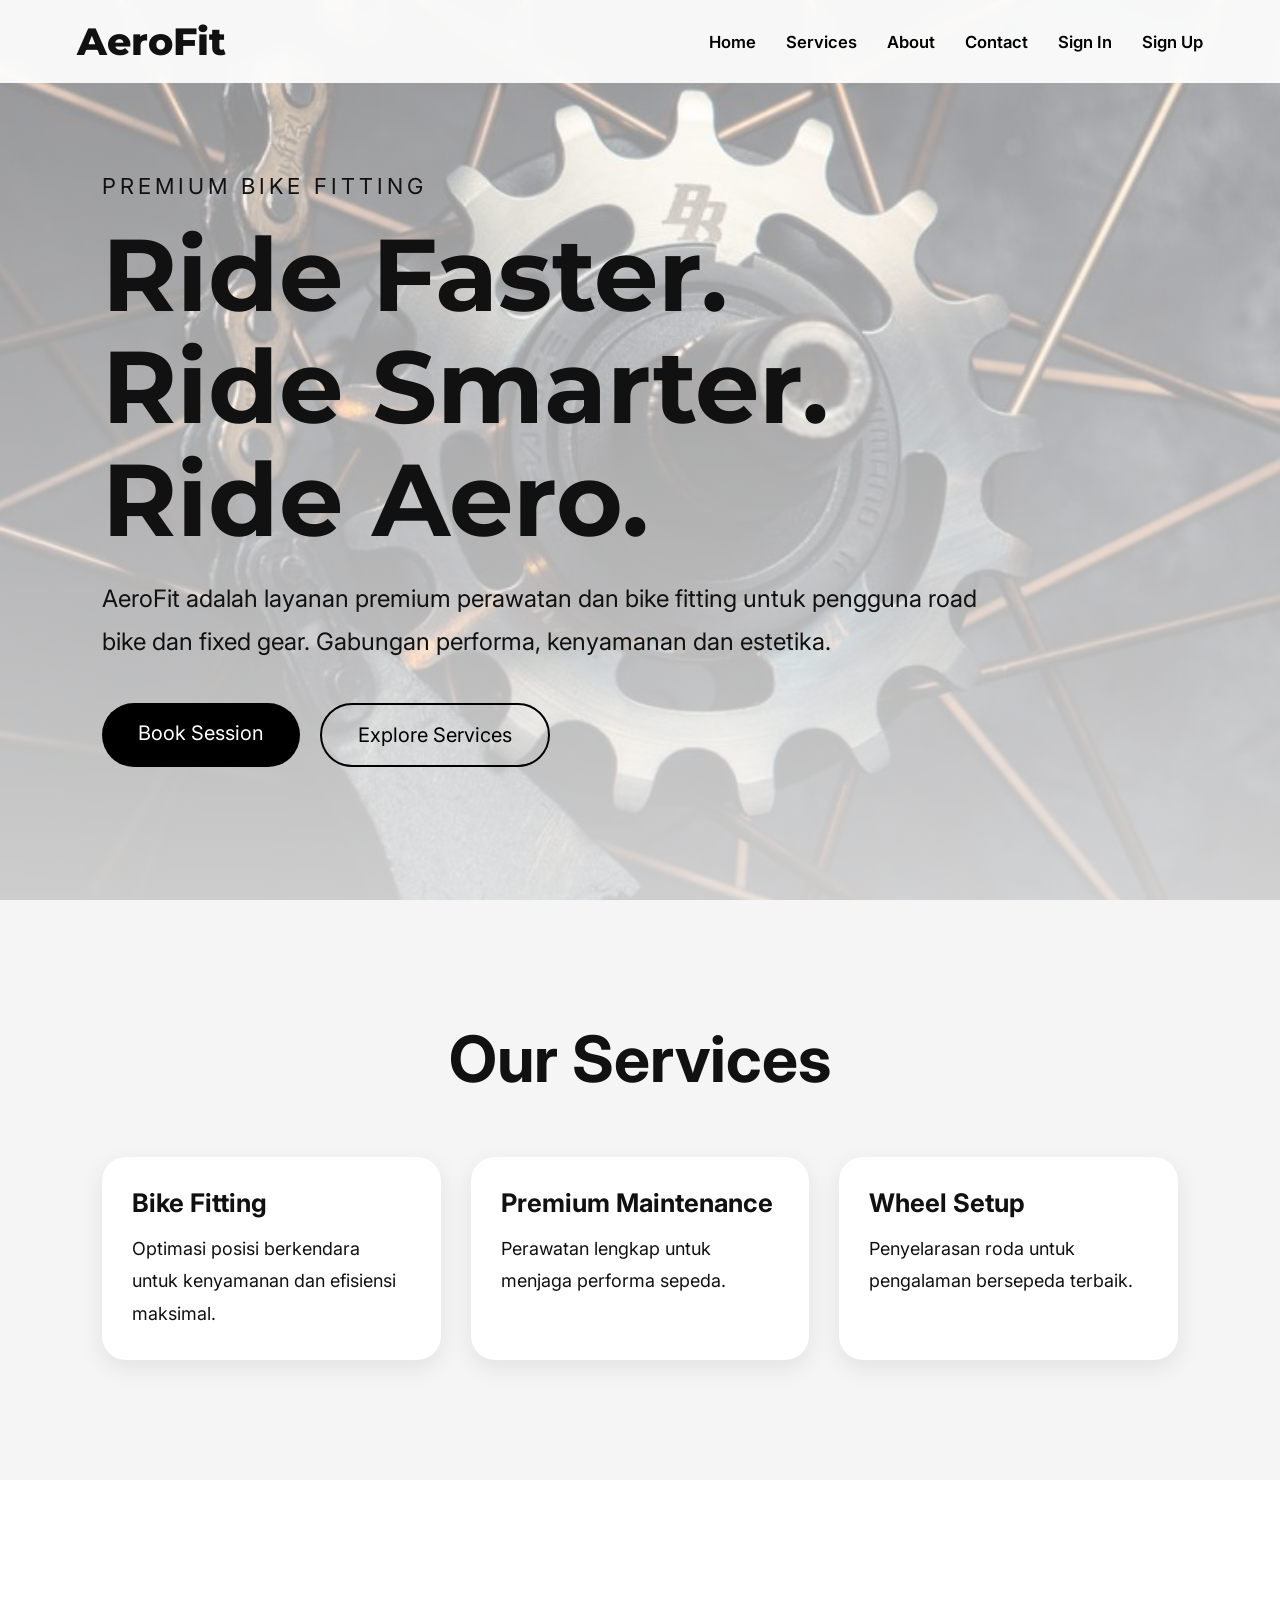
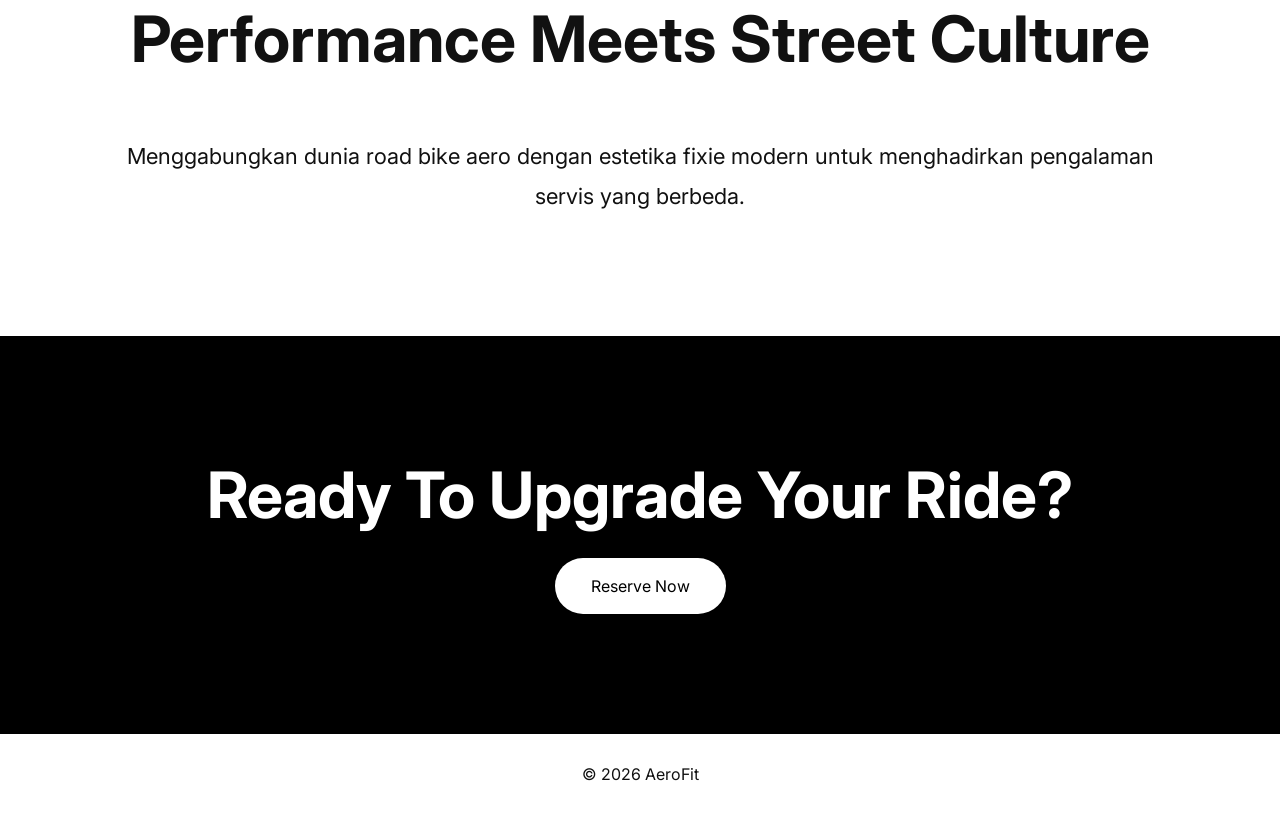
<file: index.html>
<!DOCTYPE html>
<html lang="id">

<head>

<meta charset="UTF-8">

<meta name="viewport"
content="width=device-width, initial-scale=1.0">

<title>
AeroFit | Premium Bike Care
</title>

<link
rel="stylesheet"
href="css/style.css">

<link rel="preconnect"
href="https://fonts.googleapis.com">

<link rel="preconnect"
href="https://fonts.gstatic.com"
crossorigin>

<link
href="https://fonts.googleapis.com/css2?family=Inter:wght@300;400;700&family=Montserrat:wght@700;800&display=swap"
rel="stylesheet">

</head>

<body>



<!-- NAVBAR -->

<nav class="navbar">

<div class="logo">

AeroFit

</div>

<ul class="nav-links">

<li>

<a href="index.html">
Home
</a>

</li>

<li>

<a href="services.html">
Services
</a>

</li>

<li>

<a href="about.html">
About
</a>

</li>

<li>

<a href="contact.html">
Contact
</a>

</li>

<li>

<a href="signin.html">
Sign In
</a>

</li>

<li>

<a href="signup.html">
Sign Up
</a>

</li>

</ul>

</nav>



<!-- HERO -->

<section class="hero">

<div class="hero-content">

<p class="subtitle">

PREMIUM BIKE FITTING

</p>

<h1>

Ride Faster.<br>

Ride Smarter.<br>

Ride Aero.

</h1>

<p class="desc">

AeroFit adalah layanan premium
perawatan dan bike fitting
untuk pengguna road bike
dan fixed gear.

Gabungan performa,
kenyamanan dan estetika.

</p>



<div class="buttons">

<a
href="booking.html"
class="btn-dark">

Book Session

</a>



<a
href="services.html"
class="btn-light">

Explore Services

</a>

</div>

</div>

</section>



<!-- SERVICES -->

<section class="services">

<h2>

Our Services

</h2>

<div class="cards">

<div class="card">

<h3>

Bike Fitting

</h3>

<p>

Optimasi posisi
berkendara untuk
kenyamanan dan
efisiensi maksimal.

</p>

</div>



<div class="card">

<h3>

Premium Maintenance

</h3>

<p>

Perawatan lengkap
untuk menjaga
performa sepeda.

</p>

</div>



<div class="card">

<h3>

Wheel Setup

</h3>

<p>

Penyelarasan roda
untuk pengalaman
bersepeda terbaik.

</p>

</div>

</div>

</section>



<!-- ABOUT -->

<section class="about">

<h2>

Performance Meets Street Culture

</h2>

<p>

Menggabungkan dunia
road bike aero dengan
estetika fixie modern
untuk menghadirkan
pengalaman servis
yang berbeda.

</p>

</section>



<!-- CTA -->

<section class="cta">

<h2>

Ready To Upgrade Your Ride?

</h2>

<a
href="booking.html">

Reserve Now

</a>

</section>



<!-- FOOTER -->

<footer>

© 2026 AeroFit

</footer>



<script src="js/script.js"></script>

</body>

</html>
</file>
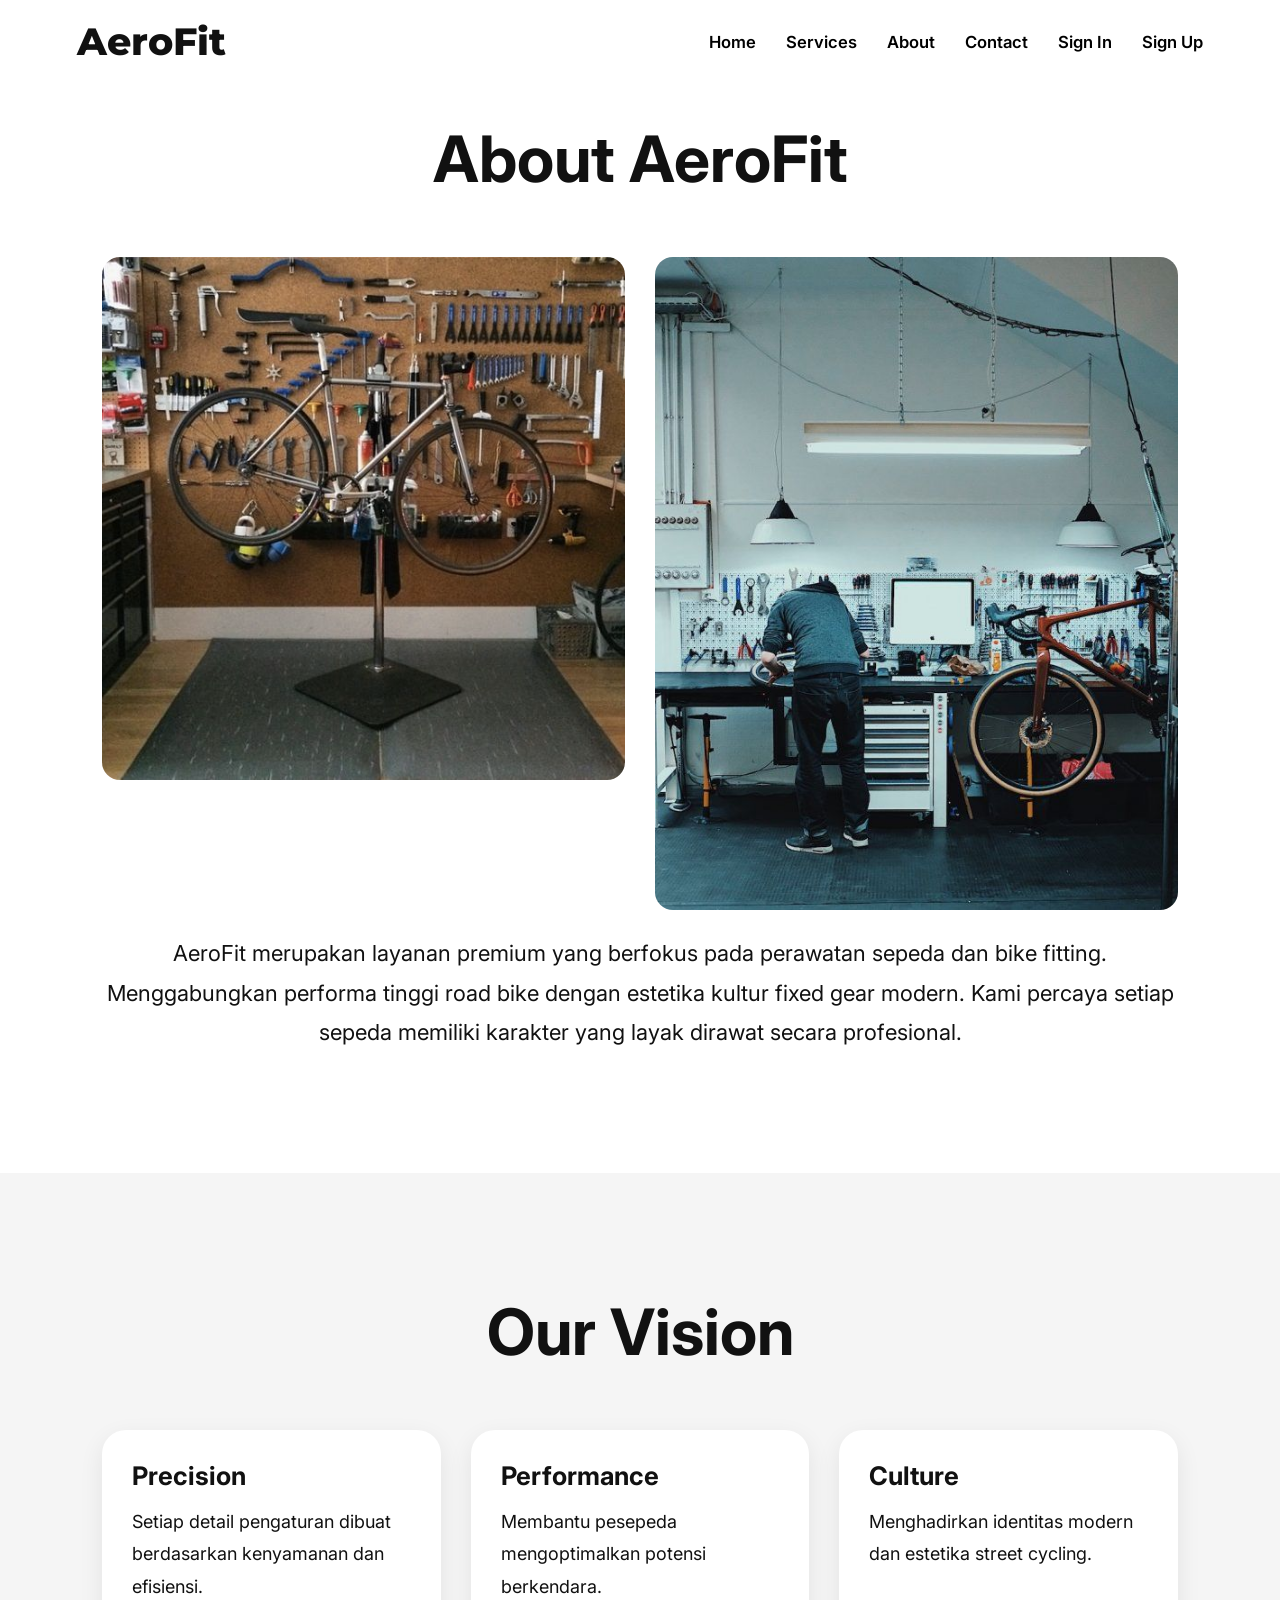
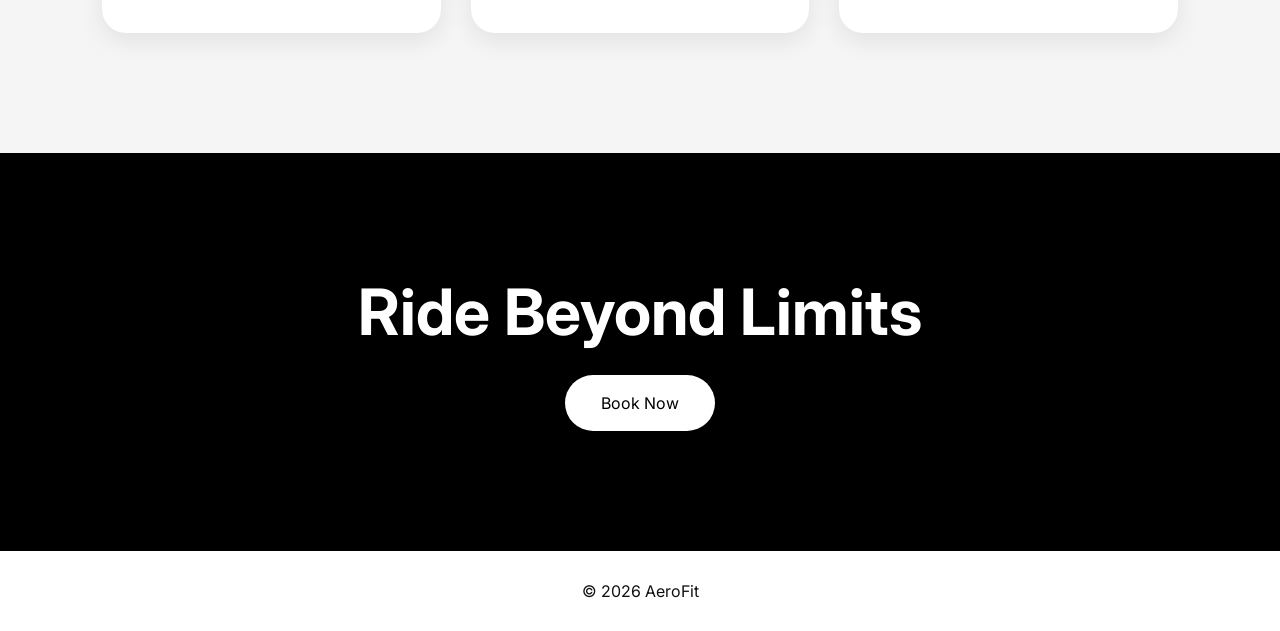
<file: about.html>
<!DOCTYPE html>

<html lang="id">

<head>

<meta charset="UTF-8">

<meta
name="viewport"
content="width=device-width, initial-scale=1.0">

<title>

About | AeroFit

</title>

<link
rel="stylesheet"
href="css/style.css">

<link
href="https://fonts.googleapis.com/css2?family=Inter:wght@300;400;700&family=Montserrat:wght@700;800&display=swap"
rel="stylesheet">

</head>



<body>



<!-- NAVBAR -->

<nav class="navbar">

<div class="logo">

AeroFit

</div>

<ul class="nav-links">

<li>
<a href="index.html">
Home
</a>
</li>

<li>
<a href="services.html">
Services
</a>
</li>

<li>
<a href="about.html">
About
</a>
</li>

<li>
<a href="contact.html">
Contact
</a>
</li>

<li>
<a href="signin.html">
Sign In
</a>
</li>

<li>
<a href="signup.html">
Sign Up
</a>
</li>

</ul>

</nav>



<section class="about">

<h2>

About AeroFit

</h2>



<div class="cards">



<div class="card">

<img
src="assets/workshop-bike.jpg"
alt="Workshop AeroFit">

</div>



<div class="card">

<img
src="assets/workshop-bike2.jpg"
alt="Workshop AeroFit">

</div>



</div>



<p>

AeroFit merupakan layanan
premium yang berfokus pada
perawatan sepeda dan bike fitting.

Menggabungkan performa tinggi
road bike dengan estetika
kultur fixed gear modern.

Kami percaya setiap sepeda
memiliki karakter yang layak
dirawat secara profesional.

</p>

</section>



<section class="services">

<h2>

Our Vision

</h2>

<div class="cards">

<div class="card">

<h3>

Precision

</h3>

<p>

Setiap detail pengaturan
dibuat berdasarkan
kenyamanan dan efisiensi.

</p>

</div>



<div class="card">

<h3>

Performance

</h3>

<p>

Membantu pesepeda
mengoptimalkan
potensi berkendara.

</p>

</div>



<div class="card">

<h3>

Culture

</h3>

<p>

Menghadirkan identitas
modern dan estetika
street cycling.

</p>

</div>

</div>

</section>



<section class="cta">

<h2>

Ride Beyond Limits

</h2>

<a
href="booking.html">

Book Now

</a>

</section>



<footer>

© 2026 AeroFit

</footer>



<script src="js/script.js"></script>

</body>

</html>
</file>
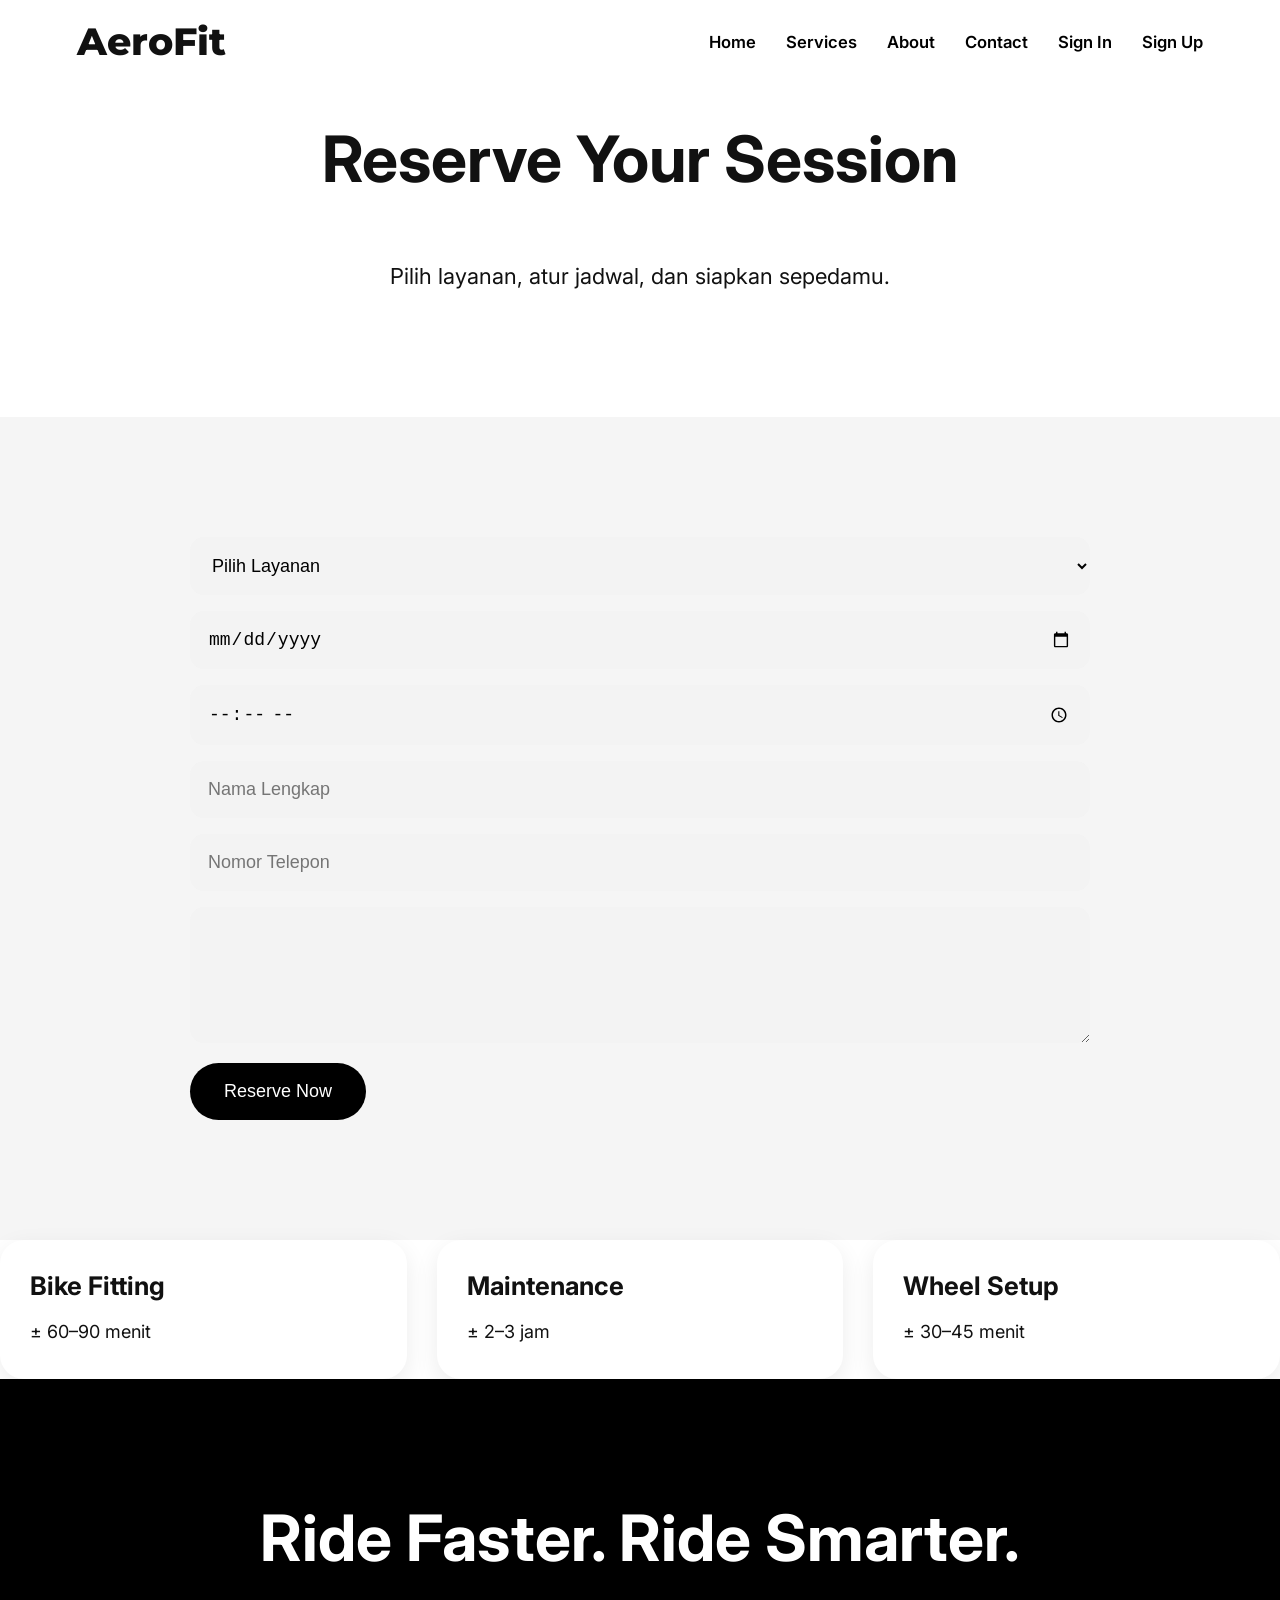
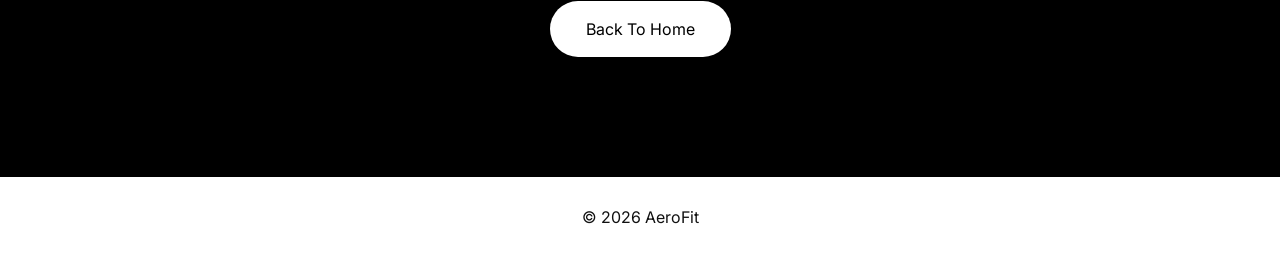
<file: booking.html>
<!DOCTYPE html>

<html lang="id">

<head>

<meta charset="UTF-8">

<meta
name="viewport"
content="width=device-width, initial-scale=1.0">

<title>

Booking | AeroFit

</title>

<link
rel="stylesheet"
href="css/style.css">

<link
href="https://fonts.googleapis.com/css2?family=Inter:wght@300;400;700&family=Montserrat:wght@700;800&display=swap"
rel="stylesheet">

</head>



<body>



<nav class="navbar">

<div class="logo">

AeroFit

</div>

<ul class="nav-links">

<li>
<a href="index.html">
Home
</a>
</li>

<li>
<a href="services.html">
Services
</a>
</li>

<li>
<a href="about.html">
About
</a>
</li>

<li>
<a href="contact.html">
Contact
</a>
</li>

<li>
<a href="signin.html">
Sign In
</a>
</li>

<li>
<a href="signup.html">
Sign Up
</a>
</li>

</ul>

</nav>



<section class="about">

<h2>

Reserve Your Session

</h2>

<p>

Pilih layanan,
atur jadwal,
dan siapkan sepedamu.

</p>

</section>



<section class="services">

<div
style="
max-width:1000px;
margin:auto;
">

<form>

<select required>

<option value="">

Pilih Layanan

</option>

<option>

Bike Fitting

</option>

<option>

Premium Maintenance

</option>

<option>

Wheel Optimization

</option>

<option>

Performance Setup

</option>

</select>



<input
type="date"
required>



<input
type="time"
required>



<input
type="text"
placeholder="Nama Lengkap"
required>



<input
type="tel"
placeholder="Nomor Telepon"
required>



<textarea

placeholder="Catatan Tambahan"

rows="5">

</textarea>

<br>

<button
type="submit">

Reserve Now

</button>

</form>

</div>

</section>



<section class="cards">

<div class="card">

<h3>

Bike Fitting

</h3>

<p>

± 60–90 menit

</p>

</div>



<div class="card">

<h3>

Maintenance

</h3>

<p>

± 2–3 jam

</p>

</div>



<div class="card">

<h3>

Wheel Setup

</h3>

<p>

± 30–45 menit

</p>

</div>

</section>



<section class="cta">

<h2>

Ride Faster.
Ride Smarter.

</h2>

<a
href="index.html">

Back To Home

</a>

</section>



<footer>

© 2026 AeroFit

</footer>



<script src="js/script.js"></script>

</body>

</html>
</file>
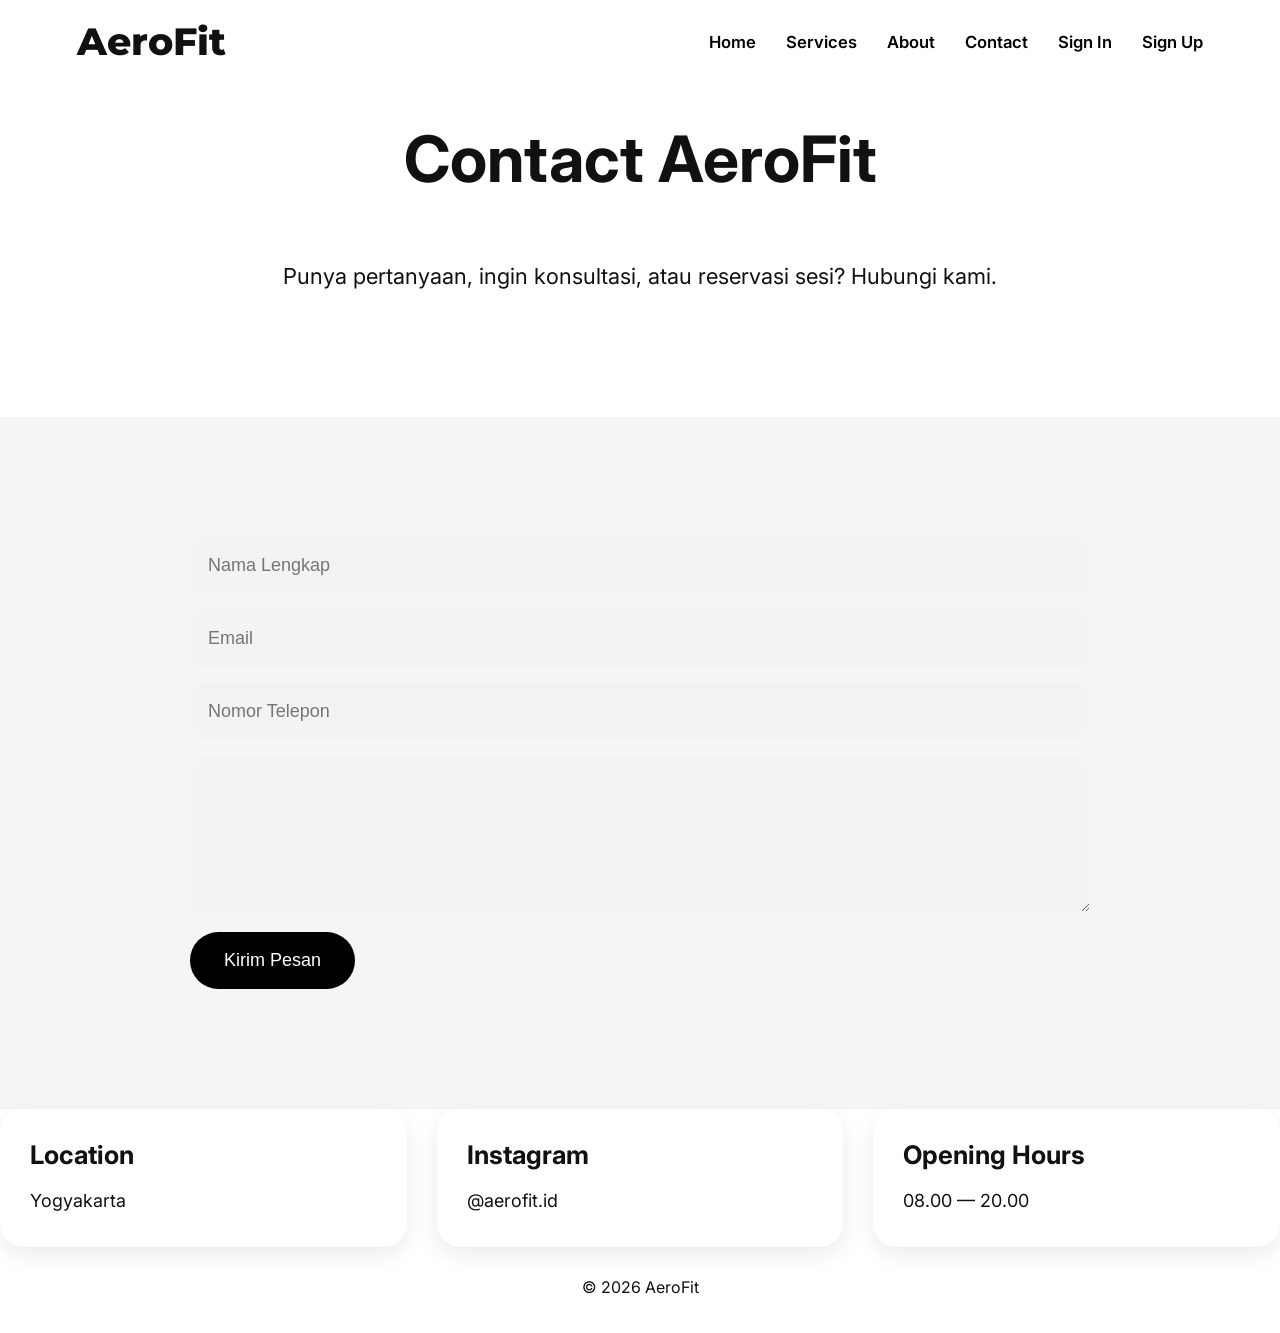
<file: contact.html>
<!DOCTYPE html>

<html lang="id">

<head>

<meta charset="UTF-8">

<meta
name="viewport"
content="width=device-width, initial-scale=1.0">

<title>

Contact | AeroFit

</title>

<link
rel="stylesheet"
href="css/style.css">

<link
href="https://fonts.googleapis.com/css2?family=Inter:wght@300;400;700&family=Montserrat:wght@700;800&display=swap"
rel="stylesheet">

</head>



<body>



<!-- NAVBAR -->

<nav class="navbar">

<div class="logo">

AeroFit

</div>

<ul class="nav-links">

<li>
<a href="index.html">
Home
</a>
</li>

<li>
<a href="services.html">
Services
</a>
</li>

<li>
<a href="about.html">
About
</a>
</li>

<li>
<a href="contact.html">
Contact
</a>
</li>

<li>
<a href="signin.html">
Sign In
</a>
</li>

<li>
<a href="signup.html">
Sign Up
</a>
</li>

</ul>

</nav>



<section class="about">

<h2>

Contact AeroFit

</h2>

<p>

Punya pertanyaan,
ingin konsultasi,
atau reservasi sesi?

Hubungi kami.

</p>

</section>



<section
class="services">

<div
style="
max-width:1000px;
margin:auto;
">

<form>

<input
type="text"
placeholder="Nama Lengkap"
required>

<input
type="email"
placeholder="Email"
required>

<input
type="tel"
placeholder="Nomor Telepon"
required>

<textarea

placeholder="Tulis pesan..."

rows="6"

required>

</textarea>

<br>

<button
type="submit">

Kirim Pesan

</button>

</form>

</div>

</section>



<section class="cards">

<div class="card">

<h3>

Location

</h3>

<p>

Yogyakarta

</p>

</div>



<div class="card">

<h3>

Instagram

</h3>

<p>

@aerofit.id

</p>

</div>



<div class="card">

<h3>

Opening Hours

</h3>

<p>

08.00 — 20.00

</p>

</div>

</section>



<footer>

© 2026 AeroFit

</footer>



<script src="js/script.js"></script>

</body>

</html>
</file>
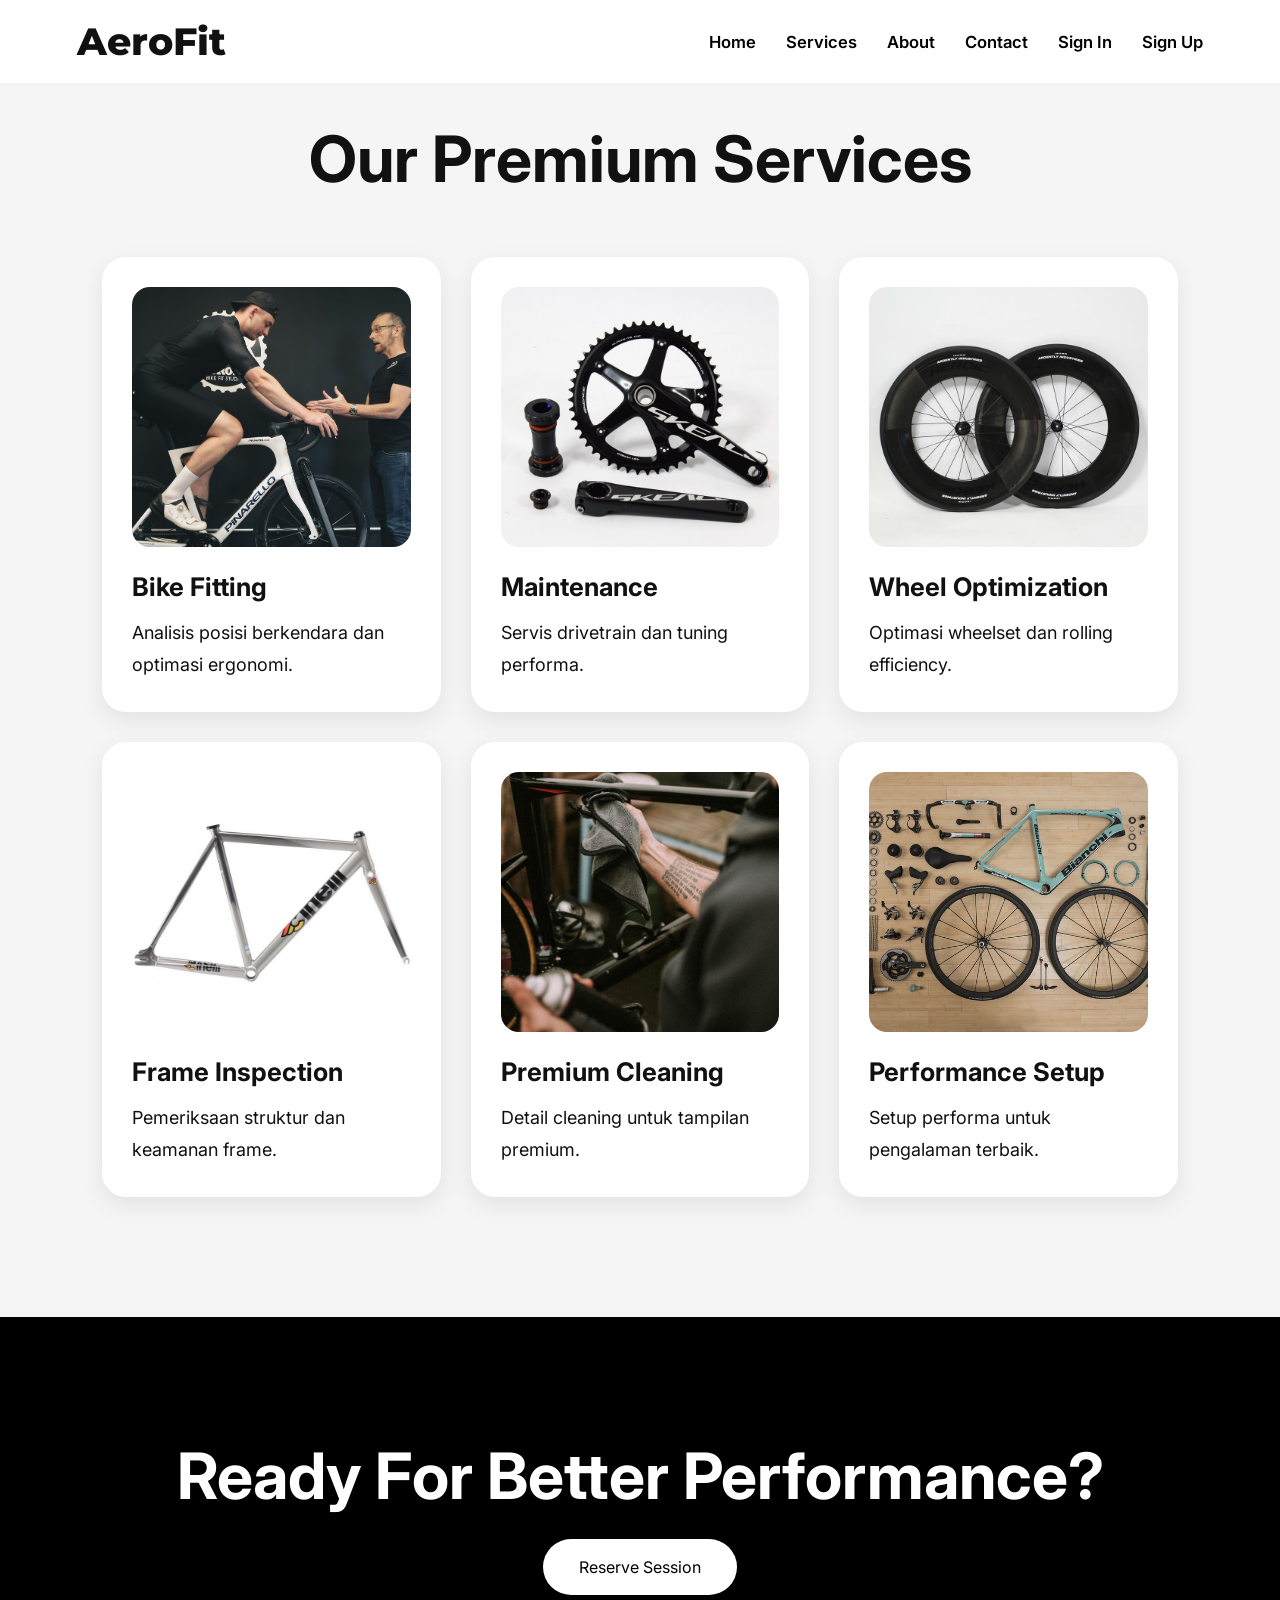
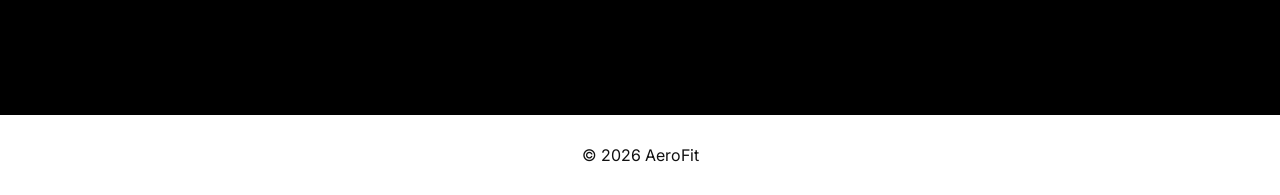
<file: services.html>
<!DOCTYPE html>

<html lang="id">

<head>

<meta charset="UTF-8">

<meta
name="viewport"
content="width=device-width, initial-scale=1.0">

<title>

Services | AeroFit

</title>

<link
rel="stylesheet"
href="css/style.css">

<link
href="https://fonts.googleapis.com/css2?family=Inter:wght@300;400;700&family=Montserrat:wght@700;800&display=swap"
rel="stylesheet">

</head>



<body>



<!-- NAVBAR -->

<nav class="navbar">

<div class="logo">

AeroFit

</div>

<ul class="nav-links">

<li>

<a href="index.html">

Home

</a>

</li>

<li>

<a href="services.html">

Services

</a>

</li>

<li>

<a href="about.html">

About

</a>

</li>

<li>

<a href="contact.html">

Contact

</a>

</li>

<li>

<a href="signin.html">

Sign In

</a>

</li>

<li>

<a href="signup.html">

Sign Up

</a>

</li>

</ul>

</nav>



<section class="services">

<h2>

Our Premium Services

</h2>



<div class="cards">



<div class="card">

<img
src="assets/bike-fitting.jpg">

<h3>

Bike Fitting

</h3>

<p>

Analisis posisi berkendara
dan optimasi ergonomi.

</p>

</div>



<div class="card">

<img
src="assets/drivetrain-bike.jpg">

<h3>

Maintenance

</h3>

<p>

Servis drivetrain
dan tuning performa.

</p>

</div>



<div class="card">

<img
src="assets/whellset-bike.jpg">

<h3>

Wheel Optimization

</h3>

<p>

Optimasi wheelset
dan rolling efficiency.

</p>

</div>



<div class="card">

<img
src="assets/farme-bike.jpg">

<h3>

Frame Inspection

</h3>

<p>

Pemeriksaan struktur
dan keamanan frame.

</p>

</div>



<div class="card">

<img
src="assets/cleaning-bike.jpg">

<h3>

Premium Cleaning

</h3>

<p>

Detail cleaning
untuk tampilan premium.

</p>

</div>



<div class="card">

<img
src="assets/performance-setup.jpg">

<h3>

Performance Setup

</h3>

<p>

Setup performa
untuk pengalaman terbaik.

</p>

</div>



</div>

</section>



<section class="cta">

<h2>

Ready For Better Performance?

</h2>

<a
href="booking.html">

Reserve Session

</a>

</section>



<footer>

© 2026 AeroFit

</footer>



<script src="js/script.js"></script>

</body>

</html>
</file>
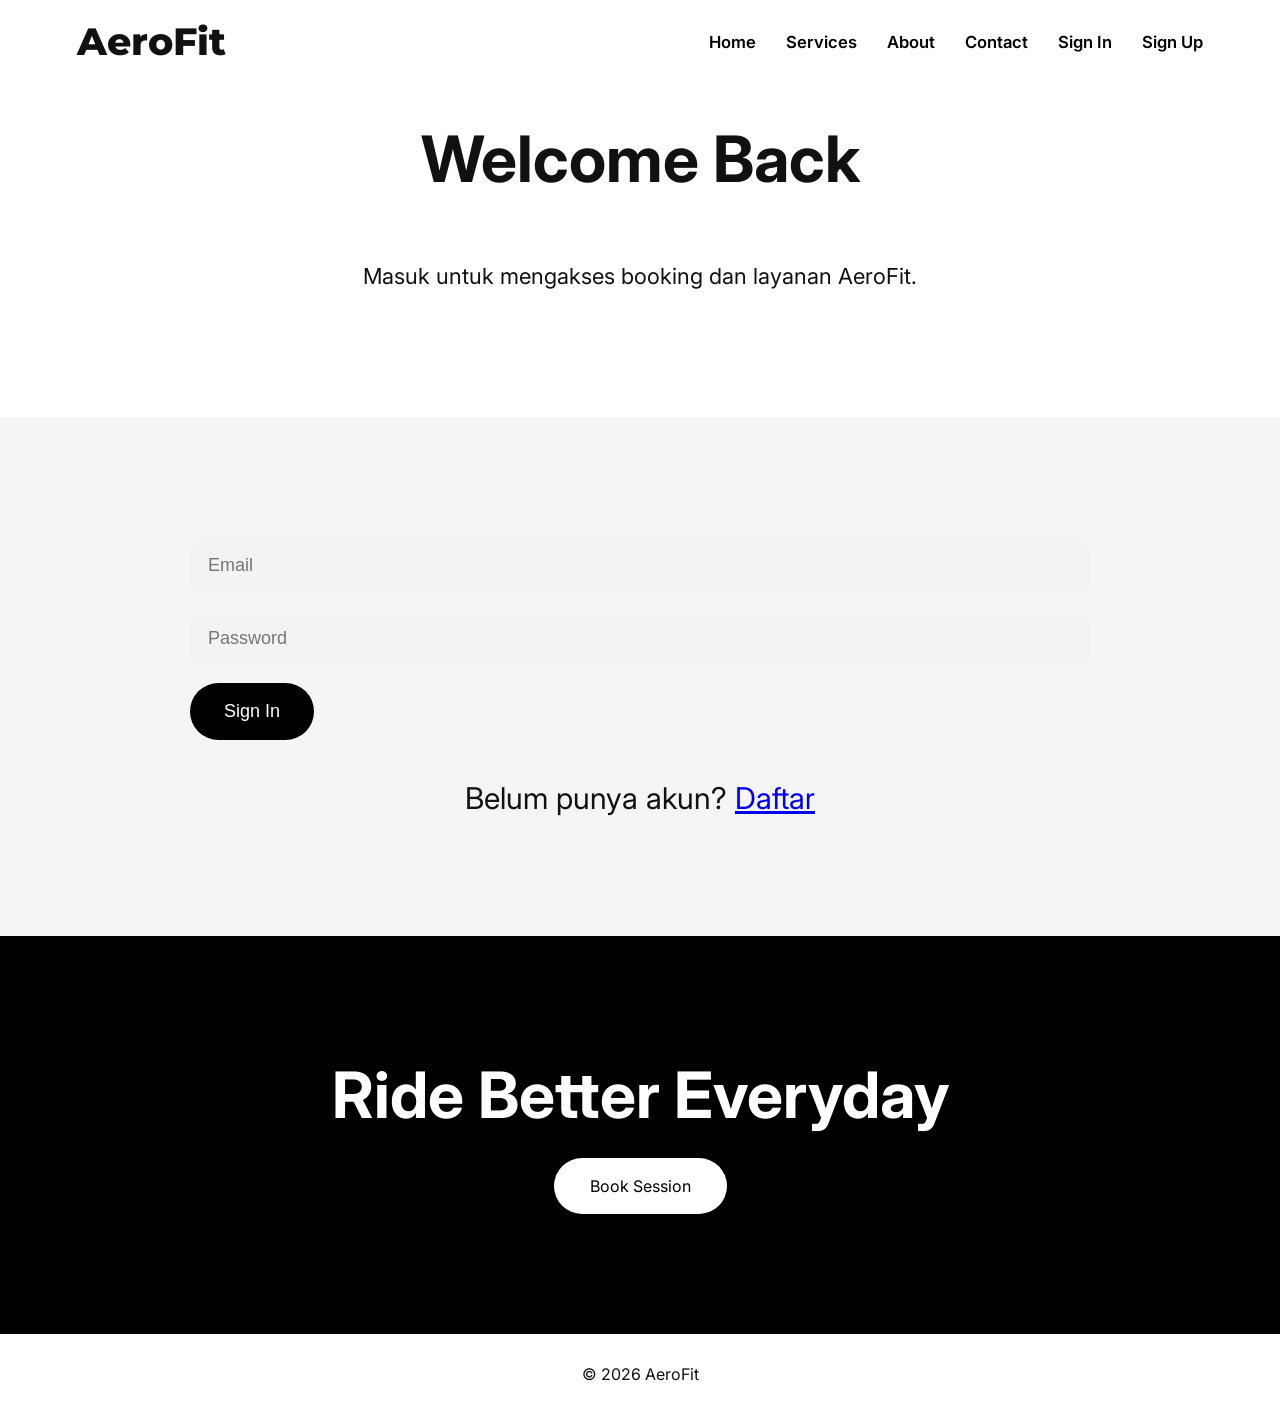
<file: signin.html>
<!DOCTYPE html>

<html lang="id">

<head>

<meta charset="UTF-8">

<meta
name="viewport"
content="width=device-width, initial-scale=1.0">

<title>

Sign In | AeroFit

</title>

<link
rel="stylesheet"
href="css/style.css">

<link
href="https://fonts.googleapis.com/css2?family=Inter:wght@300;400;700&family=Montserrat:wght@700;800&display=swap"
rel="stylesheet">

</head>



<body>



<nav class="navbar">

<div class="logo">

AeroFit

</div>

<ul class="nav-links">

<li>
<a href="index.html">
Home
</a>
</li>

<li>
<a href="services.html">
Services
</a>
</li>

<li>
<a href="about.html">
About
</a>
</li>

<li>
<a href="contact.html">
Contact
</a>
</li>

<li>
<a href="signin.html">
Sign In
</a>
</li>

<li>
<a href="signup.html">
Sign Up
</a>
</li>

</ul>

</nav>



<section class="about">

<h2>

Welcome Back

</h2>

<p>

Masuk untuk mengakses
booking dan layanan AeroFit.

</p>

</section>



<section class="services">

<div
style="
max-width:900px;
margin:auto;
">

<form>

<input
type="email"
placeholder="Email"
required>

<input
type="password"
placeholder="Password"
required>

<br>

<button
type="submit">

Sign In

</button>

</form>



<br><br>

<p
style="
font-size:30px;
text-align:center;
">

Belum punya akun?

<a
href="signup.html">

Daftar

</a>

</p>

</div>

</section>



<section class="cta">

<h2>

Ride Better Everyday

</h2>

<a
href="booking.html">

Book Session

</a>

</section>



<footer>

© 2026 AeroFit

</footer>



<script src="js/script.js"></script>

</body>

</html>
</file>
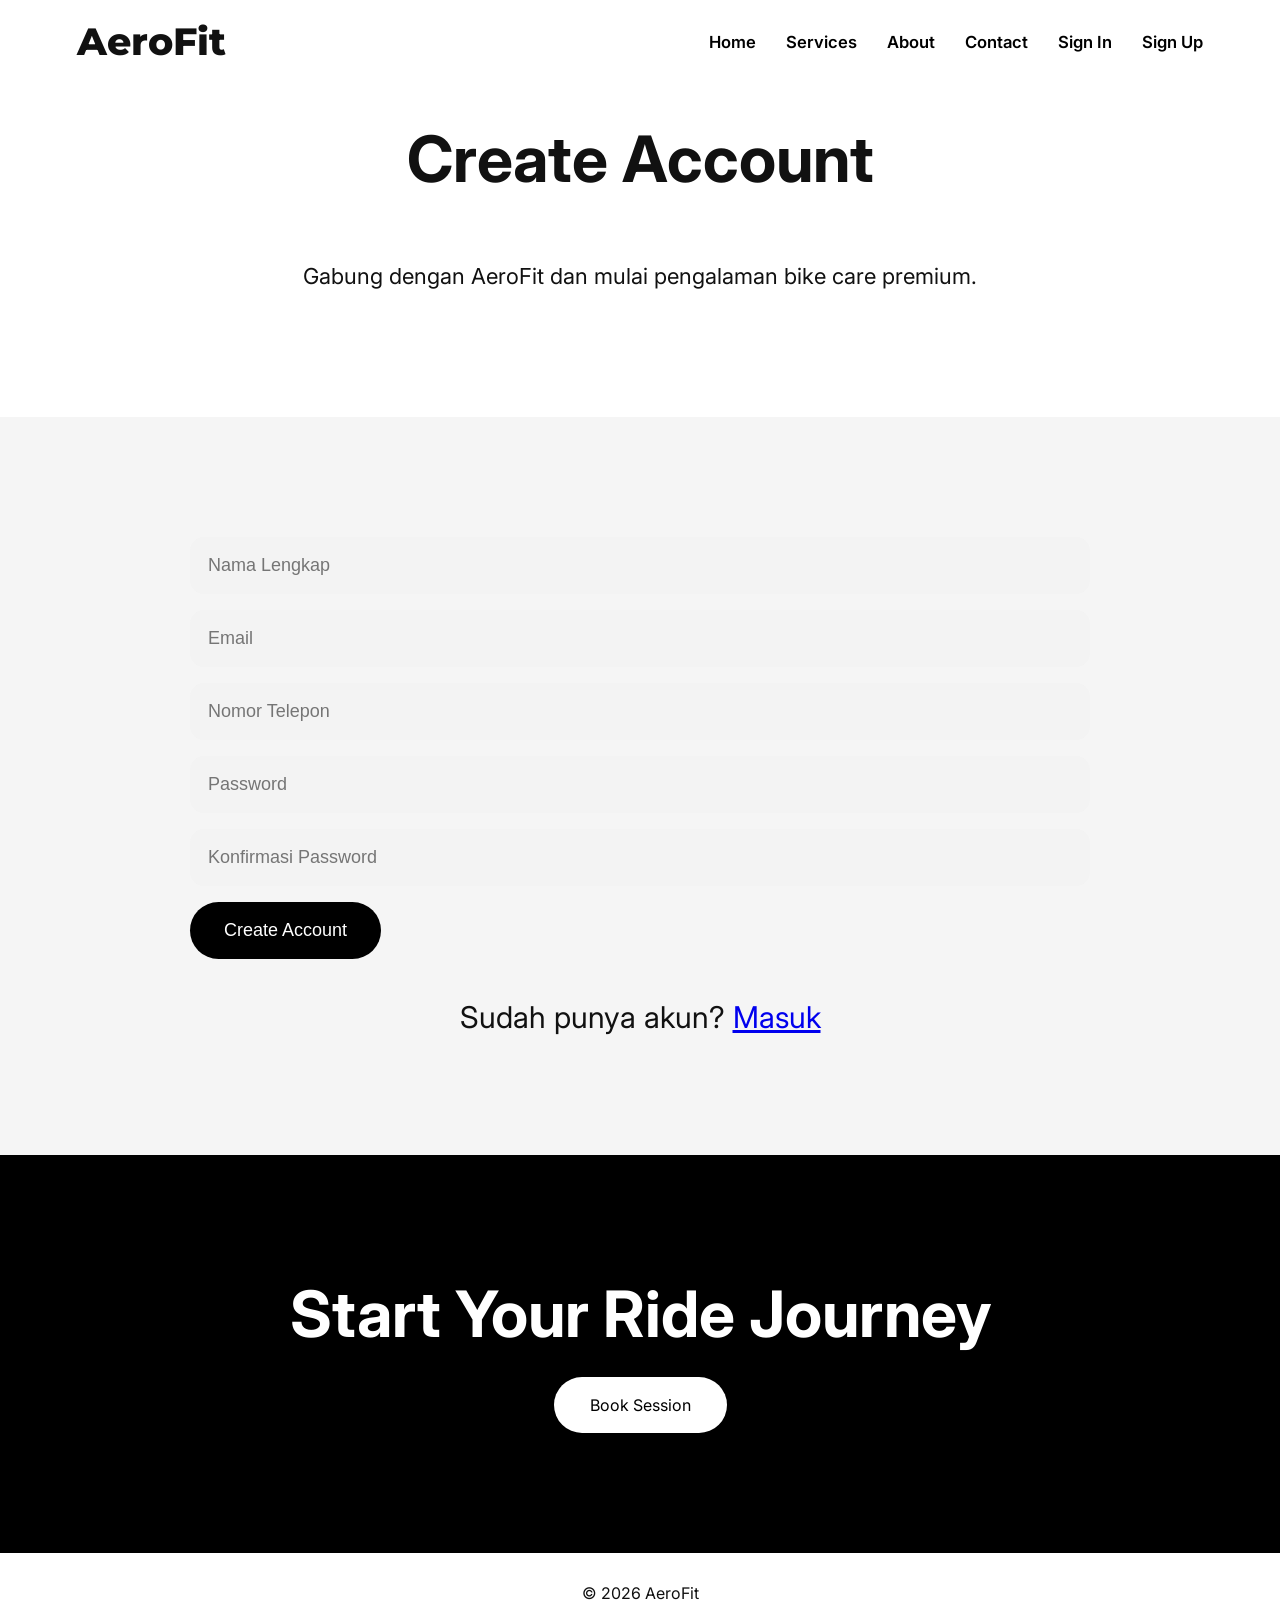
<file: signup.html>
<!DOCTYPE html>

<html lang="id">

<head>

<meta charset="UTF-8">

<meta
name="viewport"
content="width=device-width, initial-scale=1.0">

<title>

Sign Up | AeroFit

</title>

<link
rel="stylesheet"
href="css/style.css">

<link
href="https://fonts.googleapis.com/css2?family=Inter:wght@300;400;700&family=Montserrat:wght@700;800&display=swap"
rel="stylesheet">

</head>



<body>



<nav class="navbar">

<div class="logo">

AeroFit

</div>

<ul class="nav-links">

<li>
<a href="index.html">
Home
</a>
</li>

<li>
<a href="services.html">
Services
</a>
</li>

<li>
<a href="about.html">
About
</a>
</li>

<li>
<a href="contact.html">
Contact
</a>
</li>

<li>
<a href="signin.html">
Sign In
</a>
</li>

<li>
<a href="signup.html">
Sign Up
</a>
</li>

</ul>

</nav>



<section class="about">

<h2>

Create Account

</h2>

<p>

Gabung dengan AeroFit
dan mulai pengalaman
bike care premium.

</p>

</section>



<section class="services">

<div
style="
max-width:900px;
margin:auto;
">

<form>

<input
type="text"
placeholder="Nama Lengkap"
required>

<input
type="email"
placeholder="Email"
required>

<input
type="tel"
placeholder="Nomor Telepon"
required>

<input
type="password"
placeholder="Password"
required>

<input
type="password"
placeholder="Konfirmasi Password"
required>

<br>

<button
type="submit">

Create Account

</button>

</form>



<br><br>

<p
style="
font-size:30px;
text-align:center;
">

Sudah punya akun?

<a
href="signin.html">

Masuk

</a>

</p>

</div>

</section>



<section class="cta">

<h2>

Start Your Ride Journey

</h2>

<a
href="booking.html">

Book Session

</a>

</section>



<footer>

© 2026 AeroFit

</footer>



<script src="js/script.js"></script>

</body>

</html>
</file>
<file: css/style.css>
/* =========================
RESET
========================= */

*{
margin:0;
padding:0;
box-sizing:border-box;
}

html{
scroll-behavior:smooth;
}

body{
font-family:'Inter',sans-serif;
overflow-x:hidden;
color:#111;
}



/* =========================
NAVBAR
========================= */

.navbar{

position:fixed;

top:0;

left:0;

width:100%;

padding:18px 6%;

background:
rgba(255,255,255,.95);

display:flex;

justify-content:space-between;

align-items:center;

z-index:999;

backdrop-filter:blur(10px);

}



.logo{

font-size:

clamp(
28px,
3vw,
48px
);

font-weight:800;

font-family:'Montserrat';

}



.nav-links{

display:flex;

gap:30px;

list-style:none;

flex-wrap:wrap;

}



.nav-links a{

text-decoration:none;

color:black;

font-size:

clamp(
15px,
1.3vw,
20px
);

font-weight:600;

}



/* =========================
HERO
========================= */

.hero{

min-height:100vh;

padding:

120px
8%
80px;

display:flex;

align-items:center;

background:

linear-gradient(

rgba(255,255,255,.55),

rgba(255,255,255,.80)

),

url("../assets/background-bike.jpg");

background-size:cover;

background-position:center;

}



.hero-content{

max-width:900px;

}



.subtitle{

font-size:

clamp(
14px,
2vw,
22px
);

letter-spacing:4px;

margin-bottom:20px;

}



.hero h1{

font-family:'Montserrat';

font-size:

clamp(
52px,
8vw,
110px
);

line-height:1.1;

margin-bottom:20px;

}



.desc{

font-size:

clamp(
16px,
2vw,
24px
);

line-height:1.8;

}



.buttons{

margin-top:40px;

display:flex;

gap:20px;

flex-wrap:wrap;

}



.btn-dark,
.btn-light{

padding:18px 36px;

border-radius:40px;

font-size:

clamp(
16px,
2vw,
20px
);

text-decoration:none;

}



.btn-dark{

background:black;

color:white;

}



.btn-light{

border:2px solid black;

color:black;

}



/* =========================
SECTION
========================= */

.services,
.about{

padding:

120px
8%;

}



.services{

background:#f5f5f5;

}



.services h2,
.about h2{

font-size:

clamp(
34px,
5vw,
64px
);

text-align:center;

margin-bottom:60px;

}



.about p{

font-size:

clamp(
16px,
2vw,
22px
);

line-height:1.8;

text-align:center;

}



/* =========================
CARD
========================= */

.cards{

display:grid;

grid-template-columns:

repeat(
auto-fit,
minmax(
300px,
1fr
)

);

gap:30px;

}



.card{

background:white;

padding:30px;

border-radius:24px;

box-shadow:

0 8px 25px

rgba(0,0,0,.08);

}



.card img{

width:100%;

height:260px;

object-fit:cover;

border-radius:18px;

margin-bottom:20px;

}



.card h3{

font-size:

clamp(
22px,
2vw,
32px
);

margin-bottom:15px;

}



.card p{

font-size:

clamp(
15px,
2vw,
18px
);

line-height:1.8;

}



/* =========================
ABOUT IMAGE
========================= */

.about .cards{

grid-template-columns:

1fr 1fr;

}



.about .card{

padding:0;

background:none;

box-shadow:none;

}



.about .card img{

height:auto;

object-fit:contain;

}



/* =========================
FORM
========================= */

form{

max-width:900px;

margin:auto;

}



input,
textarea,
select{

width:100%;

padding:18px;

font-size:18px;

margin-bottom:16px;

border:none;

border-radius:14px;

background:#f3f3f3;

}



button{

padding:18px 34px;

border:none;

border-radius:40px;

background:black;

color:white;

font-size:18px;

}



/* =========================
CTA
========================= */

.cta{

padding:120px 8%;

background:black;

color:white;

text-align:center;

}



.cta h2{

font-size:

clamp(
34px,
5vw,
70px
);

}



.cta a{

display:inline-block;

margin-top:25px;

padding:18px 36px;

background:white;

color:black;

text-decoration:none;

border-radius:40px;

}



/* =========================
FOOTER
========================= */

footer{

padding:30px;

text-align:center;

}



/* =========================
RESPONSIVE
========================= */

@media(max-width:768px){

.navbar{

flex-direction:column;

gap:12px;

}



.nav-links{

justify-content:center;

gap:14px;

}



.hero{

padding-top:180px;

}



.buttons{

flex-direction:column;

}



.btn-dark,
.btn-light{

width:100%;

text-align:center;

}



.about .cards{

grid-template-columns:1fr;

}



.card img{

height:220px;

}

}
</file>
